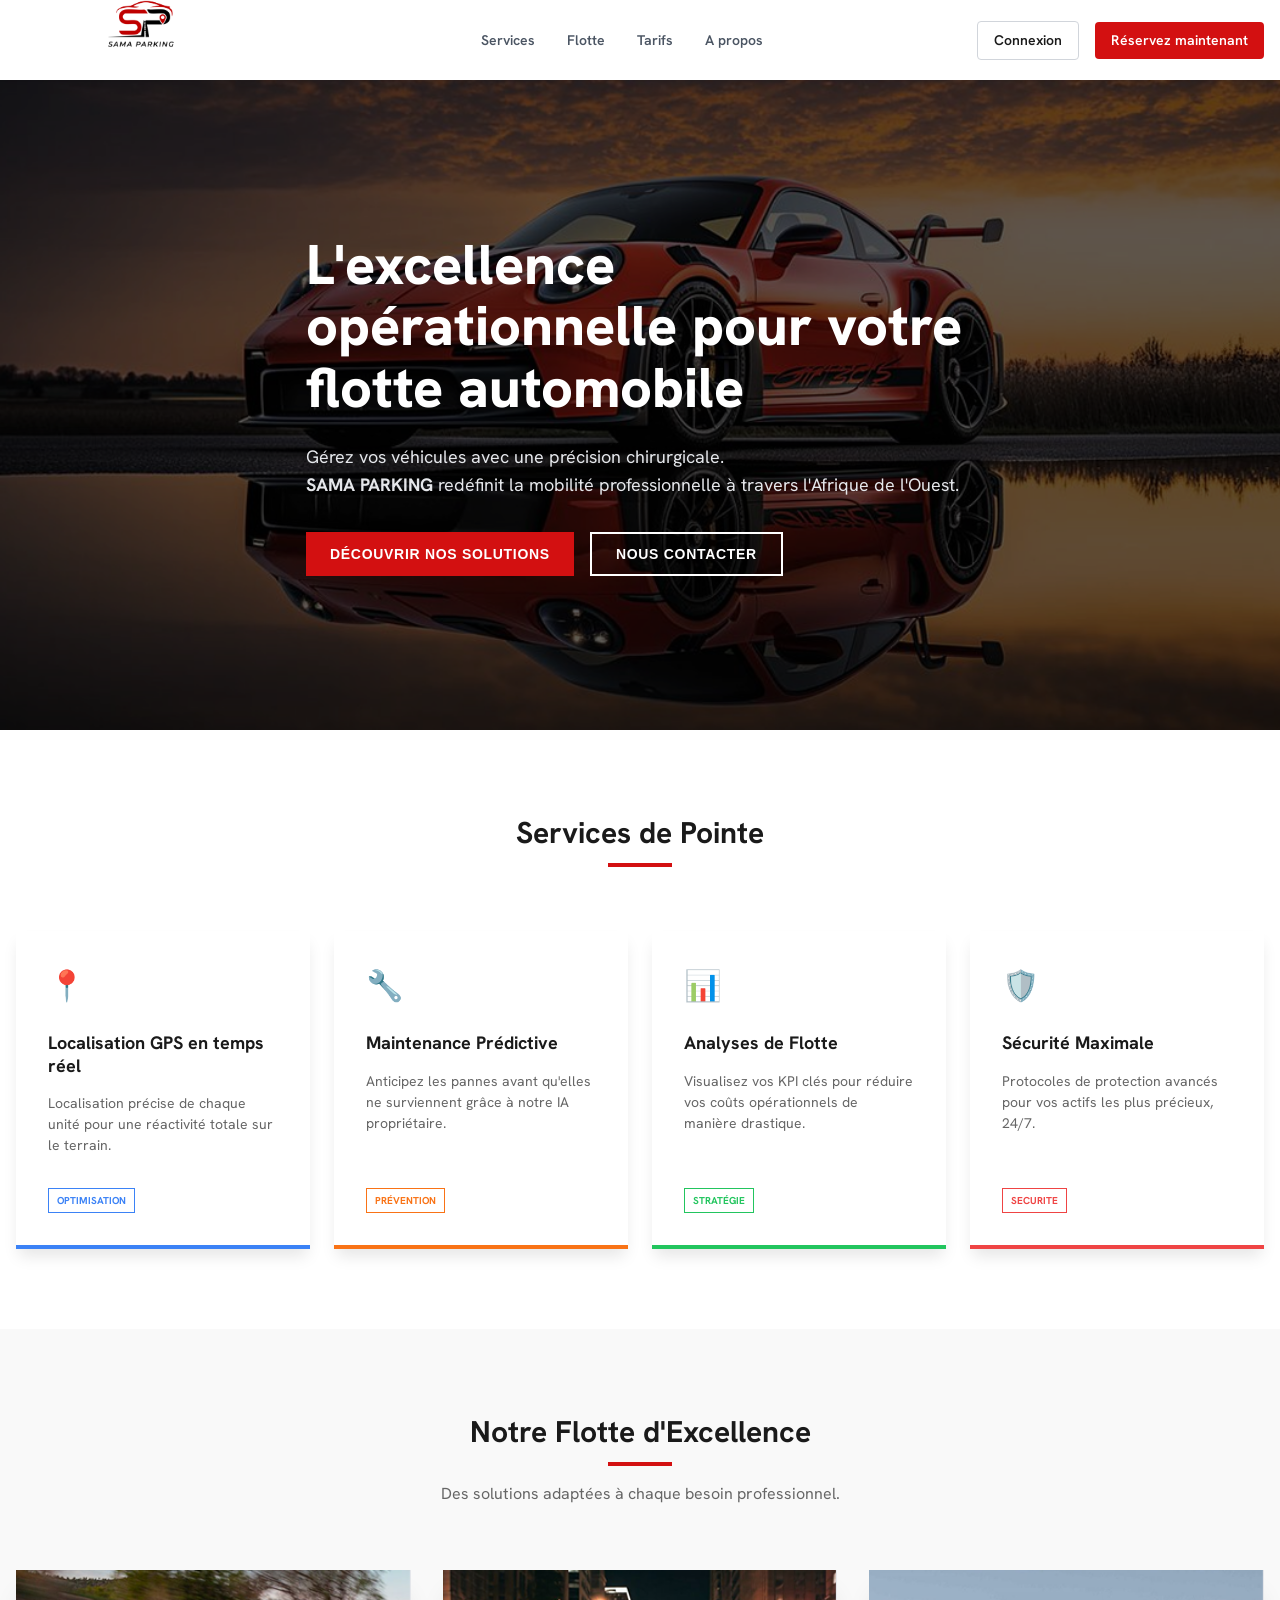
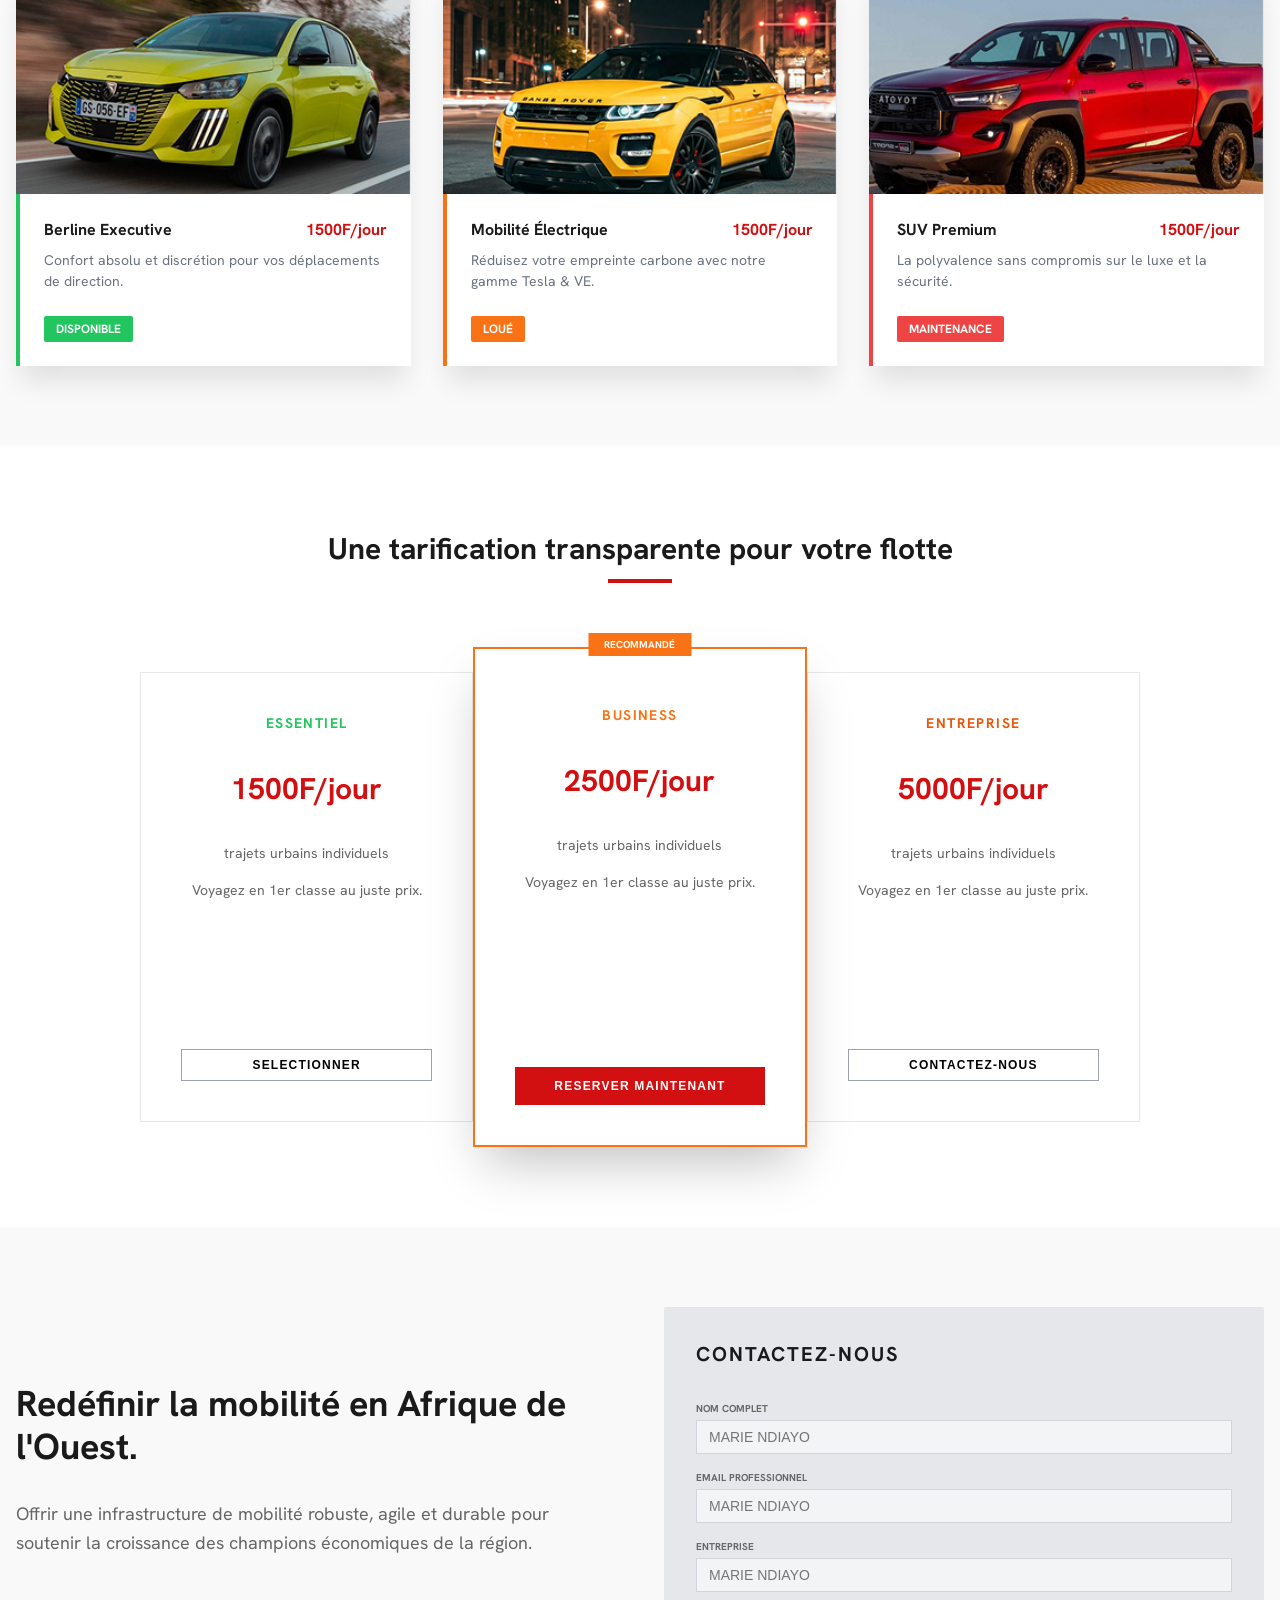
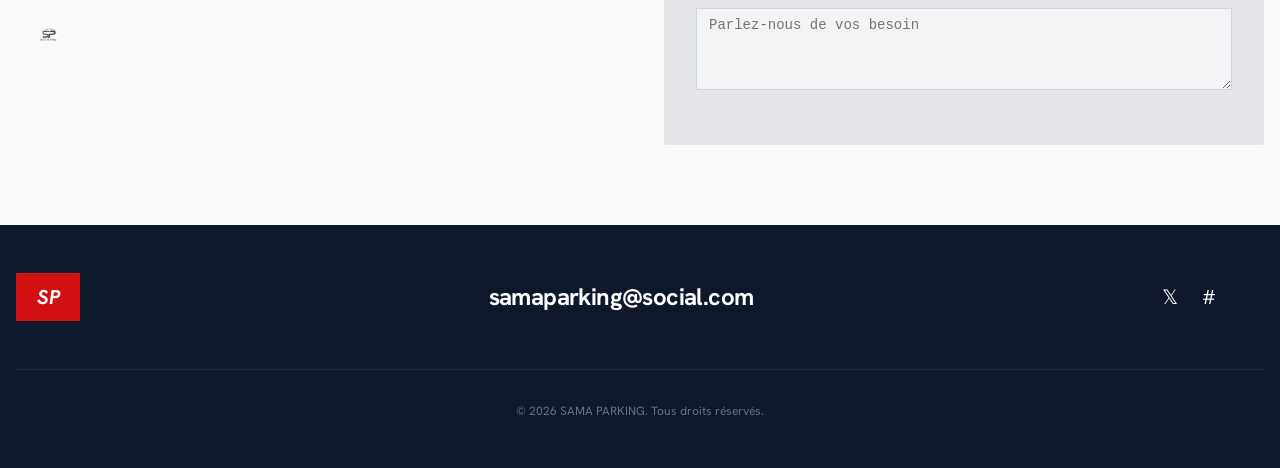
<file: Accueil.html>
<!DOCTYPE html>

<html lang="fr"><head>
<meta charset="utf-8"/>
<meta content="width=device-width, initial-scale=1.0" name="viewport"/>
<title>Sama Parking - Excellence en gestion de flotte</title>
<!-- Google Fonts: Hanken Grotesk from Design System -->
<link href="https://fonts.googleapis.com/css2?family=Hanken+Grotesk:wght@300;400;600;700;800&amp;display=swap" rel="stylesheet"/>
<style>
        :root {
            /* Colors from Automotive Excellence Design System */
            --primary: #d31011;
            --surface: #f9f9f9;
            --surface-dim: #dadada;
            --surface-container-low: #f3f3f3;
            --surface-container-lowest: #ffffff;
            --text-main: #1a1a1a;
            --text-muted: #666666;
            --white: #ffffff;
            --black: #000000;
            --overlay: rgba(0, 0, 0, 0.4);
            
            /* UI States */
            --status-available: #22c55e;
            --status-rented: #f97316;
            --status-maintenance: #ef4444;
            --status-info: #3b82f6;

            /* Borders & Roundness */
            --radius: 4px;
            --transition: all 0.3s ease;
        }

        * {
            margin: 0;
            padding: 0;
            box-sizing: border-box;
        }

        body {
            font-family: 'Hanken Grotesk', sans-serif;
            background-color: var(--white);
            color: var(--text-main);
            line-height: 1.5;
            overflow-x: hidden;
        }

        a {
            text-decoration: none;
            color: inherit;
        }

        ul {
            list-style: none;
        }

        .container {
            max-width: 1280px;
            margin: 0 auto;
            padding: 0 1rem;
        }

        /* Header */
        .header {
            position: fixed;
            top: 0;
            left: 0;
            right: 0;
            z-index: 50;
            background-color: var(--white);
            box-shadow: 0 1px 2px rgba(0,0,0,0.05);
            height: 80px;
        }

        .header-content {
            height: 100%;
            display: flex;
            align-items: center;
            justify-content: space-between;
        }

        .logo img {
            height: 250px;
            object-fit: contain;
        }

        .nav-links {
            display: none;
        }

        @media (min-width: 768px) {
            .nav-links {
                display: flex;
                gap: 2rem;
            }
        }

        .nav-links a {
            font-size: 0.875rem;
            font-weight: 600;
            color: #4b5563;
            transition: var(--transition);
        }

        .nav-links a:hover {
            color: var(--primary);
        }

        .auth-actions {
            display: flex;
            align-items: center;
            gap: 1rem;
        }

        .btn-outline {
            border: 1px solid #d1d5db;
            padding: 0.5rem 1rem;
            font-size: 0.875rem;
            font-weight: 600;
            border-radius: var(--radius);
            transition: var(--transition);
        }

        .btn-outline:hover {
            background-color: #f9fafb;
        }

        .btn-primary {
            background-color: var(--primary);
            color: var(--white);
            padding: 0.5rem 1rem;
            font-size: 0.875rem;
            font-weight: 600;
            border-radius: var(--radius);
            transition: var(--transition);
            border: none;
            cursor: pointer;
        }

        .btn-primary:hover {
            opacity: 0.9;
        }

        /* Hero Section */
        .hero {
            position: relative;
            height: 650px;
            display: flex;
            align-items: center;
            margin-top: 80px;
            color: var(--white);
        }

        .hero-bg {
            position: absolute;
            inset: 0;
            z-index: 0;
        }

        .hero-bg img {
            width: 100%;
            height: 100%;
            object-fit: cover;
        }

        .hero-overlay {
            position: absolute;
            inset: 0;
            background-color: var(--overlay);
        }

        .hero-content {
            position: relative;
            z-index: 10;
            max-width: 700px;
        }

        .hero h1 {
            font-size: 2.5rem;
            font-weight: 800;
            line-height: 1.1;
            margin-bottom: 1.5rem;
        }

        @media (min-width: 768px) {
            .hero h1 { font-size: 3.5rem; }
        }

        .hero p {
            font-size: 1.125rem;
            color: #e5e7eb;
            margin-bottom: 2rem;
            line-height: 1.6;
        }

        .hero-btns {
            display: flex;
            flex-wrap: wrap;
            gap: 1rem;
        }

        .btn-hero-solid {
            background-color: var(--primary);
            color: var(--white);
            padding: 0.75rem 1.5rem;
            font-weight: 700;
            font-size: 0.875rem;
            text-transform: uppercase;
            letter-spacing: 0.05em;
            border: none;
            cursor: pointer;
            transition: var(--transition);
        }

        .btn-hero-outline {
            background: transparent;
            color: var(--white);
            border: 2px solid var(--white);
            padding: 0.75rem 1.5rem;
            font-weight: 700;
            font-size: 0.875rem;
            text-transform: uppercase;
            letter-spacing: 0.05em;
            cursor: pointer;
            transition: var(--transition);
        }

        .btn-hero-outline:hover {
            background-color: var(--white);
            color: var(--black);
        }

        /* Sections General */
        .section-padding {
            padding: 5rem 0;
        }

        .section-title {
            text-align: center;
            margin-bottom: 4rem;
        }

        .section-title h2 {
            font-size: 1.875rem;
            font-weight: 700;
            margin-bottom: 0.5rem;
        }

        .title-underline {
            height: 4px;
            width: 64px;
            background-color: var(--primary);
            margin: 0 auto;
        }

        /* Services Grid */
        .services-grid {
            display: grid;
            grid-template-columns: 1fr;
            gap: 1.5rem;
        }

        @media (min-width: 768px) {
            .services-grid { grid-template-columns: repeat(2, 1fr); }
        }

        @media (min-width: 1024px) {
            .services-grid { grid-template-columns: repeat(4, 1fr); }
        }

        .service-card {
            padding: 2rem;
            background-color: var(--white);
            box-shadow: 0 10px 15px -3px rgba(0, 0, 0, 0.1);
            display: flex;
            flex-direction: column;
            height: 100%;
            border-bottom: 4px solid transparent;
        }

        .service-icon {
            font-size: 1.875rem;
            margin-bottom: 1.5rem;
        }

        .service-card h3 {
            font-size: 1.125rem;
            font-weight: 700;
            margin-bottom: 1rem;
            line-height: 1.25;
        }

        .service-card p {
            font-size: 0.875rem;
            color: var(--text-muted);
            margin-bottom: 2rem;
            flex-grow: 1;
        }

        .service-badge {
            font-size: 10px;
            font-weight: 700;
            border: 1px solid;
            padding: 0.25rem 0.5rem;
            text-transform: uppercase;
            align-self: flex-start;
        }

        /* Fleet Grid */
        .bg-gray-light { background-color: var(--surface); }

        .fleet-grid {
            display: grid;
            grid-template-columns: 1fr;
            gap: 2rem;
        }

        @media (min-width: 768px) {
            .fleet-grid { grid-template-columns: repeat(3, 1fr); }
        }

        .car-card {
            background-color: var(--white);
            overflow: hidden;
            box-shadow: 0 20px 25px -5px rgba(0, 0, 0, 0.1);
        }

        .car-img {
            height: 224px;
            background-color: #e5e7eb;
        }

        .car-img img {
            width: 100%;
            height: 100%;
            object-fit: cover;
        }

        .car-info {
            padding: 1.5rem;
            border-left: 4px solid transparent;
        }

        .car-header {
            display: flex;
            justify-content: space-between;
            align-items: center;
            margin-bottom: 0.5rem;
        }

        .car-header h4 { font-weight: 700; }

        .car-price {
            color: var(--primary);
            font-weight: 700;
        }

        .car-desc {
            font-size: 0.875rem;
            color: #6b7280;
            margin-bottom: 1.5rem;
        }

        .status-pill {
            display: inline-block;
            color: var(--white);
            font-size: 0.75rem;
            padding: 0.25rem 0.75rem;
            border-radius: 2px;
            text-transform: uppercase;
            font-weight: 700;
        }

        /* Pricing Grid */
        .pricing-container {
            display: grid;
            grid-template-columns: 1fr;
            max-width: 1000px;
            margin: 0 auto;
            align-items: center;
        }

        @media (min-width: 768px) {
            .pricing-container { grid-template-columns: repeat(3, 1fr); }
        }

        .pricing-plan {
            padding: 2.5rem;
            border: 1px solid #e5e7eb;
            text-align: center;
            display: flex;
            flex-direction: column;
            height: 450px;
            background-color: var(--white);
        }

        .pricing-plan.featured {
            height: 500px;
            border: 2px solid var(--status-rented);
            position: relative;
            z-index: 10;
            box-shadow: 0 25px 50px -12px rgba(0, 0, 0, 0.25);
        }

        .featured-tag {
            position: absolute;
            top: -16px;
            left: 50%;
            transform: translateX(-50%);
            background-color: var(--status-rented);
            color: var(--white);
            font-size: 10px;
            font-weight: 700;
            padding: 0.25rem 1rem;
            text-transform: uppercase;
        }

        .plan-name {
            font-weight: 700;
            text-transform: uppercase;
            font-size: 0.875rem;
            letter-spacing: 0.1em;
            margin-bottom: 2rem;
        }

        .plan-price {
            font-size: 1.875rem;
            font-weight: 700;
            color: var(--primary);
            margin-bottom: 2rem;
        }

        .plan-features {
            font-size: 0.875rem;
            color: var(--text-muted);
            margin-bottom: auto;
        }

        .plan-features li { margin-bottom: 1rem; }

        .btn-plan {
            margin-top: 2rem;
            border: 1px solid #9ca3af;
            background: transparent;
            padding: 0.5rem;
            font-weight: 700;
            font-size: 0.75rem;
            text-transform: uppercase;
            letter-spacing: 0.1em;
            cursor: pointer;
            transition: var(--transition);
        }

        .btn-plan:hover { background-color: #f3f4f6; }

        .btn-plan-featured {
            margin-top: 2rem;
            background-color: var(--primary);
            color: var(--white);
            padding: 0.75rem;
            font-weight: 700;
            font-size: 0.75rem;
            text-transform: uppercase;
            letter-spacing: 0.1em;
            border: none;
            cursor: pointer;
        }

        /* Contact & About */
        .contact-grid {
            display: grid;
            grid-template-columns: 1fr;
            gap: 3rem;
            align-items: center;
        }

        @media (min-width: 768px) {
            .contact-grid { grid-template-columns: repeat(2, 1fr); }
        }

        .about-text { text-align: center; }

        @media (min-width: 768px) {
            .about-text { text-align: left; }
        }

        .about-text h2 {
            font-size: 2.25rem;
            font-weight: 700;
            line-height: 1.2;
            margin-bottom: 2rem;
        }

        .about-text p {
            font-size: 1.125rem;
            color: var(--text-muted);
            margin-bottom: 3rem;
            line-height: 1.6;
        }

        .about-logo {
            display: flex;
            justify-content: center;
        }

        @media (min-width: 768px) {
            .about-logo { justify-content: flex-start; }
        }

        .about-logo img {
            height: 64px;
            filter: grayscale(1);
            opacity: 0.8;
        }

        .contact-form-box {
            background-color: #e5e7eb;
            padding: 2rem;
            border-radius: 2px;
        }

        .contact-form-box h3 {
            font-size: 1.25rem;
            font-weight: 700;
            text-transform: uppercase;
            letter-spacing: 0.1em;
            margin-bottom: 2rem;
        }

        .form-group { margin-bottom: 1rem; }

        .form-label {
            display: block;
            font-size: 10px;
            font-weight: 700;
            color: var(--text-muted);
            text-transform: uppercase;
            margin-bottom: 0.25rem;
        }

        .form-input {
            width: 100%;
            border: 1px solid #d1d5db;
            background-color: #f3f4f6;
            padding: 0.5rem 0.75rem;
            font-size: 0.875rem;
        }

        .form-input:focus {
            outline: none;
            border-color: var(--primary);
        }

        /* Footer */
        .footer {
            background-color: #0f172a;
            color: var(--white);
            padding: 3rem 0;
        }

        .footer-top {
            display: flex;
            flex-direction: column;
            gap: 2rem;
            align-items: center;
            justify-content: space-between;
        }

        @media (min-width: 768px) {
            .footer-top { flex-direction: row; }
        }

        .footer-logo {
            width: 64px;
            height: 48px;
            background-color: var(--primary);
            display: flex;
            align-items: center;
            justify-content: center;
            font-weight: 700;
            font-size: 1.25rem;
            font-style: italic;
        }

        .footer-email {
            font-size: 1.5rem;
            font-weight: 700;
            letter-spacing: -0.025em;
        }

        .social-links {
            display: flex;
            gap: 1.5rem;
            font-size: 1.25rem;
        }

        .social-links a:hover { color: var(--primary); transition: var(--transition); }

        .footer-bottom {
            border-top: 1px solid #1e293b;
            margin-top: 3rem;
            padding-top: 2rem;
            text-align: center;
            font-size: 0.75rem;
            color: #64748b;
        }
    </style>
</head>
<body>
<!-- MainHeader -->
<header class="header" data-purpose="navigation-bar">
<div class="container header-content">
<!-- Logo -->
<div class="logo" data-purpose="logo">
<img alt="Sama Parking Logo" src="logo1.png"/>
</div>
<!-- Navigation Links -->
<nav class="nav-links" data-purpose="nav-links">
<a href="#services">Services</a>
<a href="#flotte">Flotte</a>
<a href="#tarifs">Tarifs</a>
<a href="#a-propos">A propos</a>
</nav>
<!-- Action Buttons -->
<div class="auth-actions" data-purpose="auth-actions">
<a class="btn-outline" href="index.html">Connexion</a>
<a class="btn-primary" href="index.html">Réservez maintenant</a>
</div>
</div>
</header>
<main>
<!-- HeroSection -->
<section class="hero" data-purpose="hero">
<div class="hero-bg">
<img alt="Hero Background" src="Rectangle2.png"/>
<div class="hero-overlay"></div>
</div>
<div class="container hero-content">
<h1>L'excellence opérationnelle pour votre flotte automobile</h1>
<p>
                    Gérez vos véhicules avec une précision chirurgicale. <br/>
<span style="font-weight: 700;">SAMA PARKING</span> redéfinit la mobilité professionnelle à travers l'Afrique de l'Ouest.
                </p>
<div class="hero-btns">
<button class="btn-hero-solid">Découvrir nos solutions</button>
<button class="btn-hero-outline">Nous Contacter</button>
</div>
</div>
</section>
<!-- ServicesSection -->
<section class="section-padding" data-purpose="services-listing" id="services">
<div class="container">
<div class="section-title">
<h2>Services de Pointe</h2>
<div class="title-underline"></div>
</div>
<div class="services-grid">
<!-- Service Card 1 -->
<div class="service-card" data-purpose="service-card" style="border-bottom-color: var(--status-info);">
<div class="service-icon" style="color: var(--status-info);">📍</div>
<h3>Localisation GPS en temps réel</h3>
<p>Localisation précise de chaque unité pour une réactivité totale sur le terrain.</p>
<span class="service-badge" style="color: var(--status-info); border-color: var(--status-info);">Optimisation</span>
</div>
<!-- Service Card 2 -->
<div class="service-card" data-purpose="service-card" style="border-bottom-color: var(--status-rented);">
<div class="service-icon" style="color: var(--status-rented);">🔧</div>
<h3>Maintenance Prédictive</h3>
<p>Anticipez les pannes avant qu'elles ne surviennent grâce à notre IA propriétaire.</p>
<span class="service-badge" style="color: var(--status-rented); border-color: var(--status-rented);">Prévention</span>
</div>
<!-- Service Card 3 -->
<div class="service-card" data-purpose="service-card" style="border-bottom-color: var(--status-available);">
<div class="service-icon" style="color: var(--status-available);">📊</div>
<h3>Analyses de Flotte</h3>
<p>Visualisez vos KPI clés pour réduire vos coûts opérationnels de manière drastique.</p>
<span class="service-badge" style="color: var(--status-available); border-color: var(--status-available);">Stratégie</span>
</div>
<!-- Service Card 4 -->
<div class="service-card" data-purpose="service-card" style="border-bottom-color: var(--status-maintenance);">
<div class="service-icon" style="color: var(--status-maintenance);">🛡️</div>
<h3>Sécurité Maximale</h3>
<p>Protocoles de protection avancés pour vos actifs les plus précieux, 24/7.</p>
<span class="service-badge" style="color: var(--status-maintenance); border-color: var(--status-maintenance);">Securite</span>
</div>
</div>
</div>
</section>
<!-- FleetSection -->
<section class="section-padding bg-gray-light" data-purpose="fleet-display" id="flotte">
<div class="container">
<div class="section-title">
<h2>Notre Flotte d'Excellence</h2>
<div class="title-underline" style="margin-bottom: 1rem;"></div>
<p style="color: var(--text-muted);">Des solutions adaptées à chaque besoin professionnel.</p>
</div>
<div class="fleet-grid">
<!-- Car Card 1 -->
<div class="car-card" data-purpose="car-card">
<div class="car-img">
<img alt="Berline" src="Rectangle8.png"/>
</div>
<div class="car-info" style="border-left-color: var(--status-available);">
<div class="car-header">
<h4>Berline Executive</h4>
<span class="car-price">1500F/jour</span>
</div>
<p class="car-desc">Confort absolu et discrétion pour vos déplacements de direction.</p>
<span class="status-pill" style="background-color: var(--status-available);">Disponible</span>
</div>
</div>
<!-- Car Card 2 -->
<div class="car-card" data-purpose="car-card">
<div class="car-img">
<img alt="Electrique" src="Rectangle9.png"/>
</div>
<div class="car-info" style="border-left-color: var(--status-rented);">
<div class="car-header">
<h4>Mobilité Électrique</h4>
<span class="car-price">1500F/jour</span>
</div>
<p class="car-desc">Réduisez votre empreinte carbone avec notre gamme Tesla &amp; VE.</p>
<span class="status-pill" style="background-color: var(--status-rented);">Loué</span>
</div>
</div>
<!-- Car Card 3 -->
<div class="car-card" data-purpose="car-card">
<div class="car-img">
<img alt="SUV" src="Rectangle10.png"/>
</div>
<div class="car-info" style="border-left-color: var(--status-maintenance);">
<div class="car-header">
<h4>SUV Premium</h4>
<span class="car-price">1500F/jour</span>
</div>
<p class="car-desc">La polyvalence sans compromis sur le luxe et la sécurité.</p>
<span class="status-pill" style="background-color: var(--status-maintenance);">Maintenance</span>
</div>
</div>
</div>
</div>
</section>
<!-- PricingSection -->
<section class="section-padding" data-purpose="pricing" id="tarifs">
<div class="container">
<div class="section-title">
<h2>Une tarification transparente pour votre flotte</h2>
<div class="title-underline"></div>
</div>
<div class="pricing-container">
<!-- Plan 1 -->
<div class="pricing-plan" data-purpose="pricing-plan">
<span class="plan-name" style="color: var(--status-available);">Essentiel</span>
<div class="plan-price">1500F/jour</div>
<ul class="plan-features">
<li>trajets urbains individuels</li>
<li>Voyagez en 1er classe au juste prix.</li>
</ul>
<button class="btn-plan">Selectionner</button>
</div>
<!-- Plan 2 (Highlighted) -->
<div class="pricing-plan featured" data-purpose="pricing-plan-featured">
<div class="featured-tag">Recommandé</div>
<span class="plan-name" style="color: var(--status-rented); margin-top: 1rem;">Business</span>
<div class="plan-price">2500F/jour</div>
<ul class="plan-features">
<li>trajets urbains individuels</li>
<li>Voyagez en 1er classe au juste prix.</li>
</ul>
<button class="btn-plan-featured">Reserver maintenant</button>
</div>
<!-- Plan 3 -->
<div class="pricing-plan" data-purpose="pricing-plan">
<span class="plan-name" style="color: #ea580c;">Entreprise</span>
<div class="plan-price">5000F/jour</div>
<ul class="plan-features">
<li>trajets urbains individuels</li>
<li>Voyagez en 1er classe au juste prix.</li>
</ul>
<button class="btn-plan">Contactez-nous</button>
</div>
</div>
</div>
</section>
<!-- ContactSection -->
<section class="section-padding bg-gray-light" data-purpose="contact-and-about" id="a-propos">
<div class="container">
<div class="contact-grid">
<!-- Text Content -->
<div class="about-text">
<h2>Redéfinir la mobilité en Afrique de l'Ouest.</h2>
<p>
                            Offrir une infrastructure de mobilité robuste, agile et durable pour soutenir la croissance des champions économiques de la région.
                        </p>
<div class="about-logo">
<img alt="Logo Sama Parking Footer" src="logo1.png"/>
</div>
</div>
<!-- Contact Form -->
<div class="contact-form-box" data-purpose="contact-form">
<h3>Contactez-nous</h3>
<form action="#">
<div class="form-group">
<label class="form-label">Nom Complet</label>
<input class="form-input" placeholder="MARIE NDIAYO" type="text"/>
</div>
<div class="form-group">
<label class="form-label">Email Professionnel</label>
<input class="form-input" placeholder="MARIE NDIAYO" type="email"/>
</div>
<div class="form-group">
<label class="form-label">Entreprise</label>
<input class="form-input" placeholder="MARIE NDIAYO" type="text"/>
</div>
<div class="form-group">
<textarea class="form-input" placeholder="Parlez-nous de vos besoin" rows="4" style="resize: vertical;"></textarea>
</div>
</form>
</div>
</div>
</div>
</section>
</main>
<!-- MainFooter -->
<footer class="footer" data-purpose="footer">
<div class="container">
<div class="footer-top">
<!-- Logo -->
<div class="footer-logo">SP</div>
<!-- Contact/Email -->
<div class="footer-email">
                    samaparking@social.com
                </div>
<!-- Social Icons -->
<div class="social-links">
<a href="#">𝕏</a>
<a href="#">#</a>
<a href="#"></a>
<a href="#"></a>
</div>
</div>
<div class="footer-bottom">
                © 2026 SAMA PARKING. Tous droits réservés.
            </div>
</div>
</footer>
</body></html>
</file>
